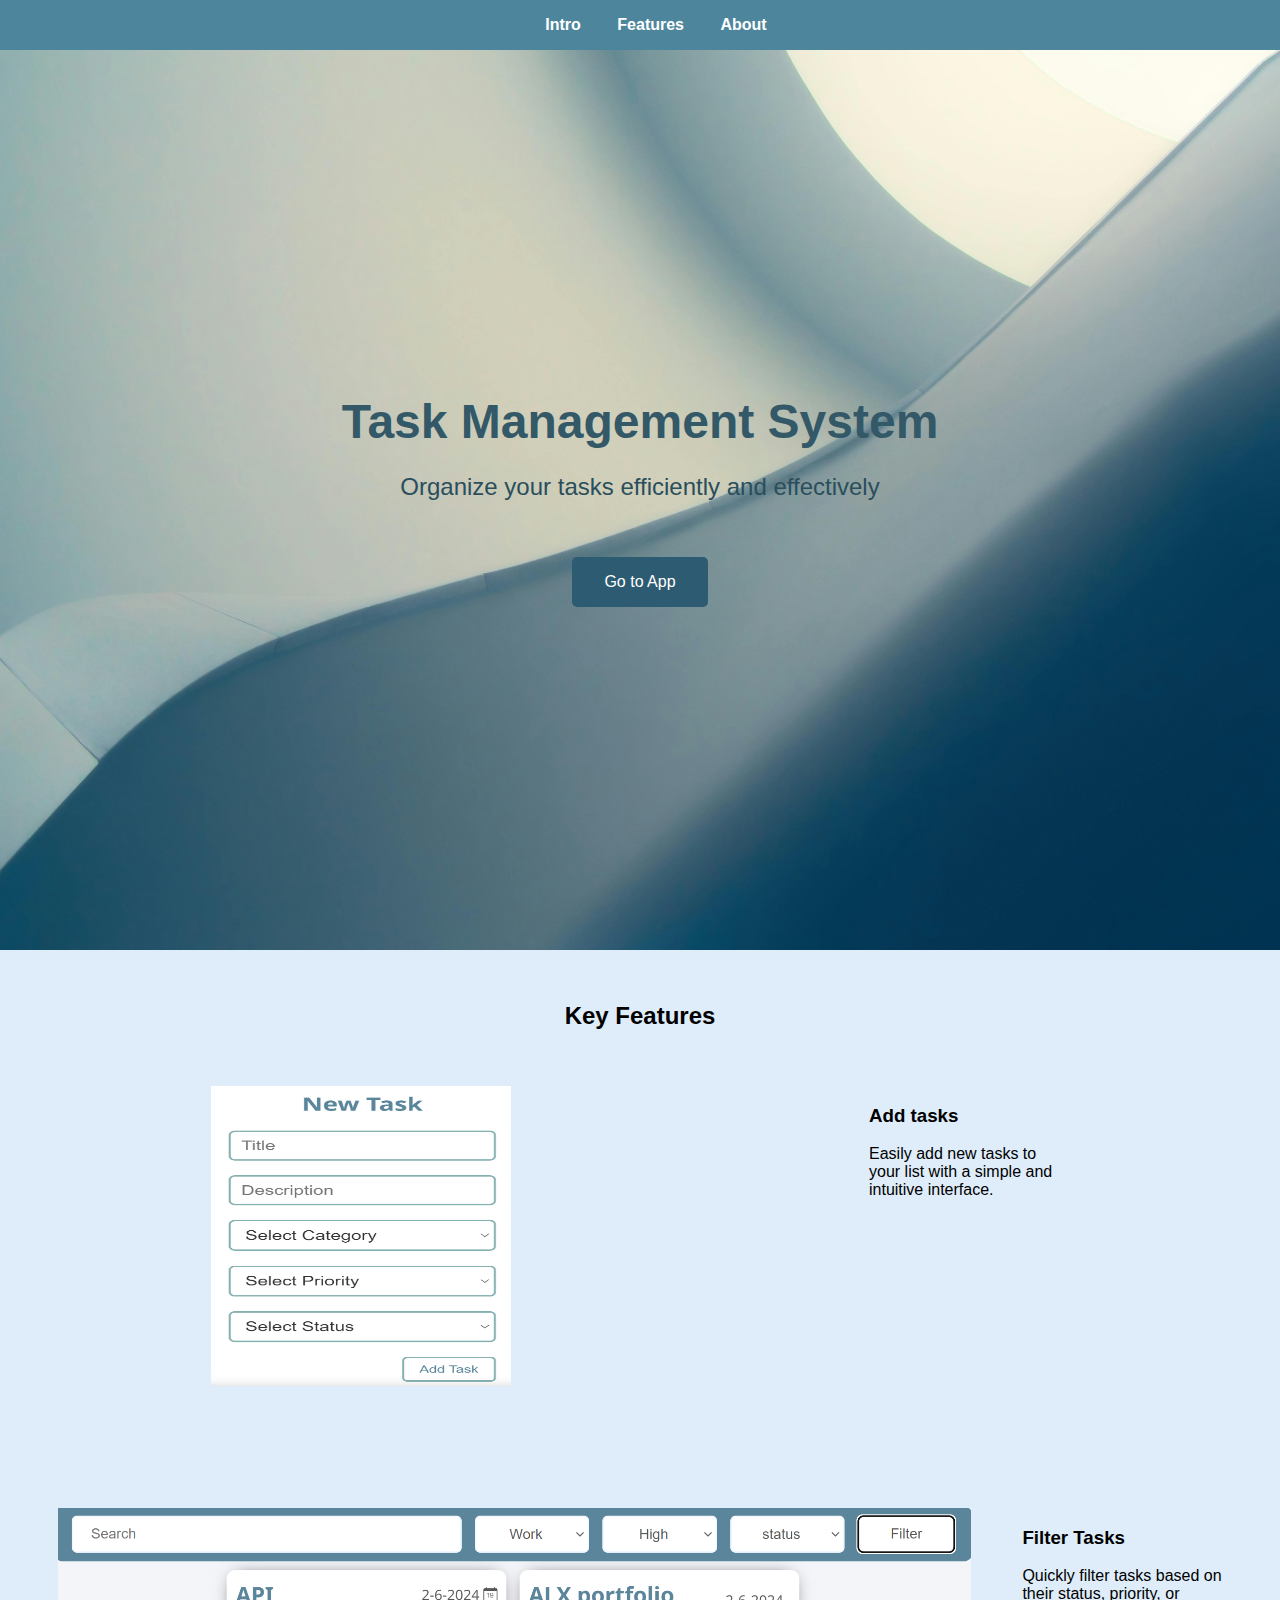
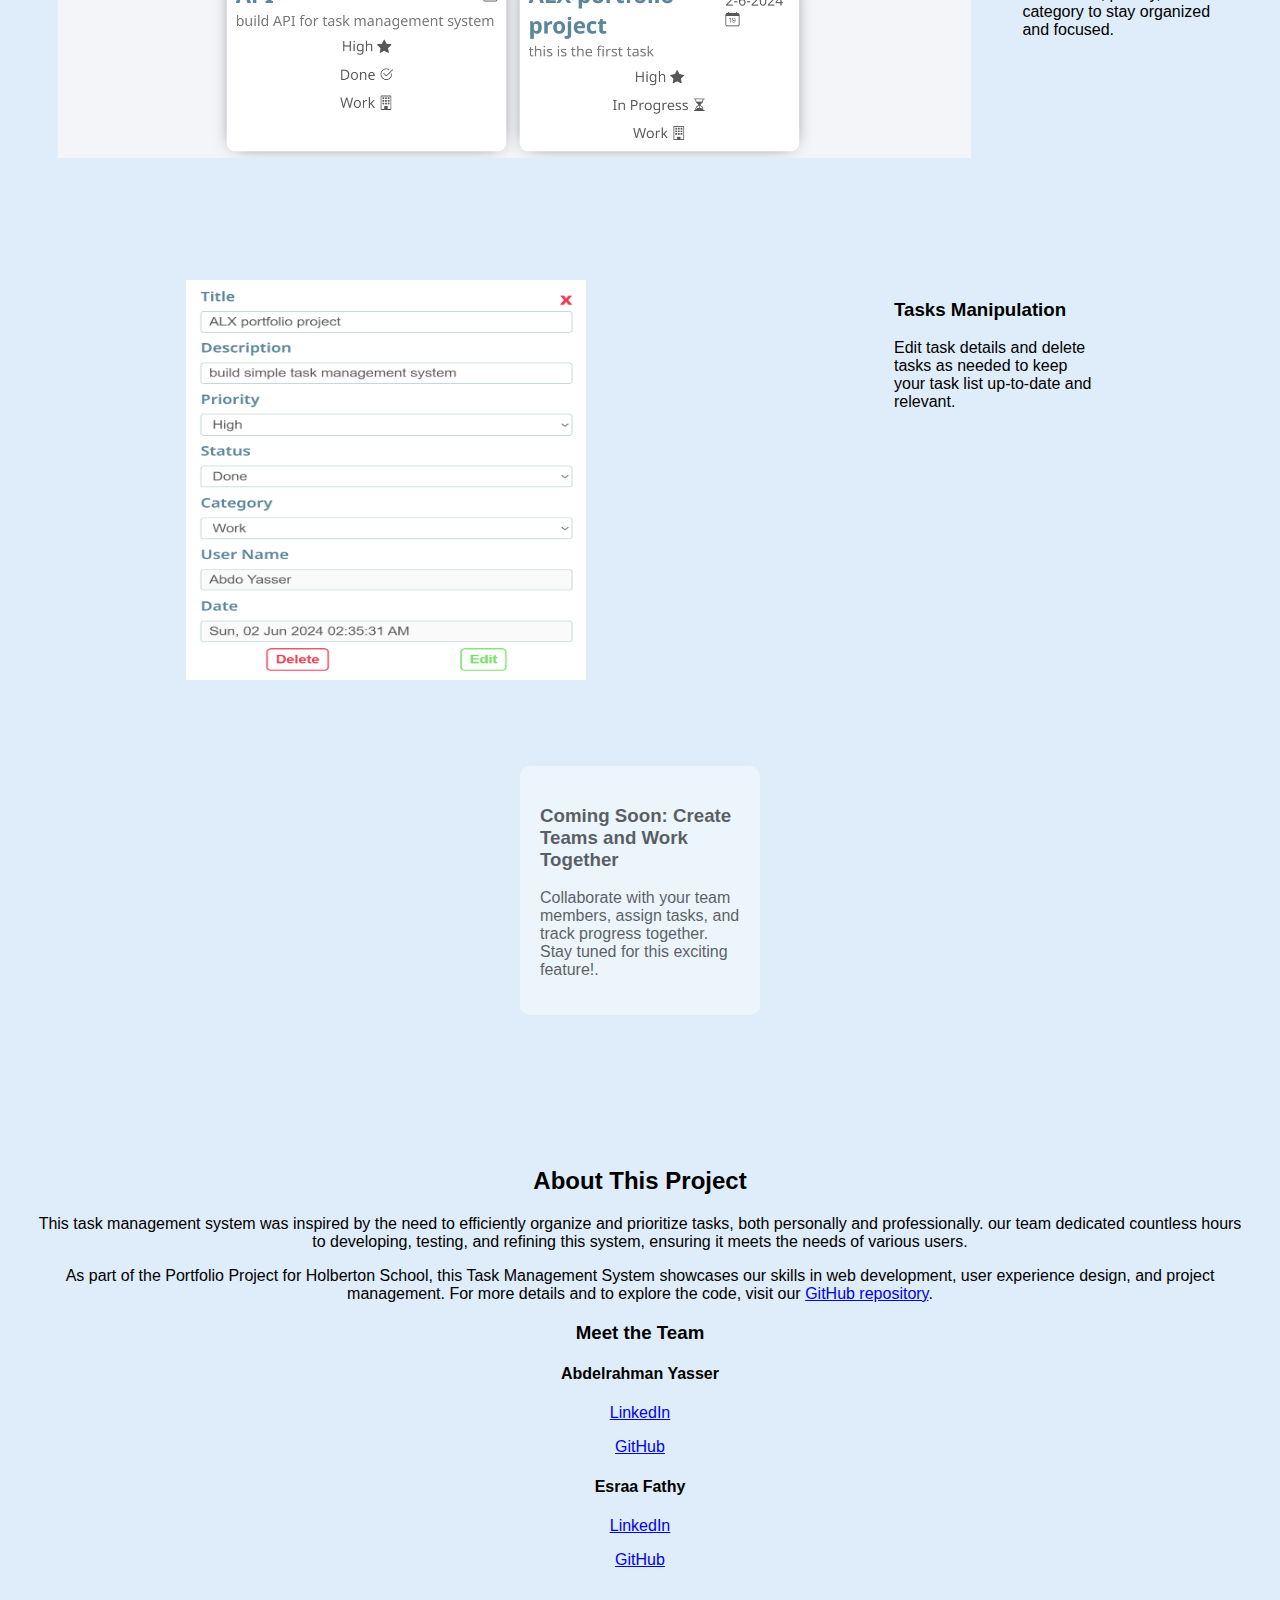
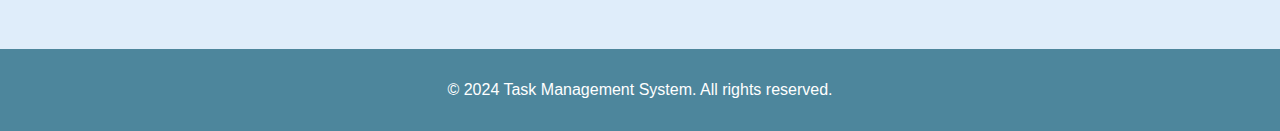
<file: index.html>
<!DOCTYPE html>
<html lang="en">
<head>
    <meta charset="UTF-8">
    <meta name="viewport" content="width=device-width, initial-scale=1.0">
    <title>Task Management System</title>
    <link rel="stylesheet" href="styles.css">
</head>
<body>

    <div class="header">
        <nav>
            <a href="#intro">Intro</a>
            <a href="#features">Features</a>
            <a href="#about">About</a>
        </nav>
    </div>

    <div class="intro" id="intro">
        <h1>Task Management System</h1>
        <p>Organize your tasks efficiently and effectively</p>
        <button onclick="window.open('https://task-management-h2ja.onrender.com/', '_blank')">Go to App</button>
    </div>

    <div class="section" id="features">
        <h2>Key Features</h2>
        <br>
        <br>
        <div class="feature">
            <img src="./images/new task.png" width="300px" height="300px" alt="Feature 1" id="feature-one ">
            <div>
                <h3>Add tasks</h3>
                <p>Easily add new tasks to your list with a simple and intuitive interface.</p>
            </div>
        </div>
        <br>
        <br>
        <br>
        <br>
        <br>
        <div class="feature">
            <img src="./images/filter.png" width="auto" height="250px" alt="Feature 2">
            <div>
                <h3>Filter Tasks</h3>
                <p>Quickly filter tasks based on their status, priority, or category to stay organized and focused.</p>
            </div>
        </div>
        <br>
        <br>
        <br>
        <br>
        <br>
        <div class="feature">
            <img src="./images/tasks manipulation.png" width="400px" height="400px" alt="Feature 3">
            <div>
                <h3>Tasks Manipulation</h3>
                <p>Edit task details and delete tasks as needed to keep your task list up-to-date and relevant.</p>
            </div>
        </div>
        <br>
        <br>
        <br>
        <div class="feature">
            <div class="coming-soon">
                <h3>Coming Soon: Create Teams and Work Together</h3>
                <p>Collaborate with your team members, assign tasks, and track progress together. Stay tuned for this exciting feature!.</p>
            </div>
        </div>
    </div>
    <br>
    <br>
    <div class="section" id="about">
        <h2>About This Project</h2>
        
        <p>This task management system was inspired by the need to efficiently organize and prioritize tasks, both personally and professionally. our team dedicated countless hours to developing, testing, and refining this system, ensuring it meets the needs of various users.
            
        </p>
        <p>
            As part of the Portfolio Project for Holberton School, this Task Management System showcases our skills in web development, user experience design, and project management. For more details and to explore the code, visit our <a href="https://github.com/AbdoyassrR1/ALX-Portfolio" target="_blank">GitHub repository</a>.
        </p>
        
        <h3>Meet the Team</h3>
        <div class="team-member">
            <div>
                <h4>Abdelrahman Yasser</h4>
                <p><a href="https://linkedin.com/in/member1" target="_blank">LinkedIn</a></p>
                <p><a href="https://github.com/AbdoyassrR1" target="_blank">GitHub</a></p>
            </div>
            <div>
                <h4>Esraa Fathy</h4>
                <p><a href="https://linkedin.com/in/member2" target="_blank">LinkedIn</a></p>
                <p><a href="https://github.com/member2" target="_blank">GitHub</a></p>
            </div>
        </div>
    </div>

    <div class="footer">
        <p>&copy; 2024 Task Management System. All rights reserved.</p>
    </div>

    <script src="scripts.js"></script>

</body>
</html>
</file>
<file: styles.css>
body {
    font-family: Arial, sans-serif;
    margin: 0;
    padding: 0;
    box-sizing: border-box;
    scroll-behavior: smooth;
    background-color: #dfedfa;
}
.header {
    background-color: #4D869C;
    color: white;
    padding: 1rem;
    text-align: center;
    position: fixed;
    width: 100%;
    top: 0;
    z-index: 1000;
}
.header nav a {
    color: white;
    margin: 0 1rem;
    text-decoration: none;
    font-weight: bold;
    cursor: pointer;
}
.intro {
    background: url('./images/cover.jpg') no-repeat center center/cover;
    height: 100vh;
    display: flex;
    flex-direction: column;
    justify-content: center;
    align-items: center;
    color: white;
    text-align: center;
    padding-top: 50px;
}
.intro h1 {
    font-size: 3rem;
    margin: 0;
    color: #335867;
}
.intro p {
    font-size: 1.5rem;
    color: #2a4e5c;
}
.intro button {
    margin-top: 2rem;
    padding: 1rem 2rem;
    background-color: #2d5c72;
    border: none;
    color: white;
    font-size: 1rem;
    cursor: pointer;
    border-radius: 5px;
}
.section {
    padding: 2rem;
    text-align: center;
}
.feature {
    display: flex;
    justify-content: space-around;
    margin-bottom: 2rem;
}
/* .feature img {
    width: auto;
    height: 250px;
    border-radius: 8px;
} */
.feature div {
    max-width: 200px;
    text-align: left;
}
.feature .coming-soon div {
    max-width: 200px;
    text-align: right;
    
}
.coming-soon {
    opacity: 0.6;
    background: rgba(255, 255, 255, 0.7);
    padding: 20px;
    border-radius: 10px;
}

.about .team-member {
    display: flex;
    justify-content: space-around;
    margin-bottom: 2rem;
}
.about .team-member div {
    max-width: 200px;
    text-align: left;
}
.footer {
    background-color: #4D869C;
    padding: 1rem;
    text-align: center;
    color: white;
    margin-top: 2rem;
}
</file>
